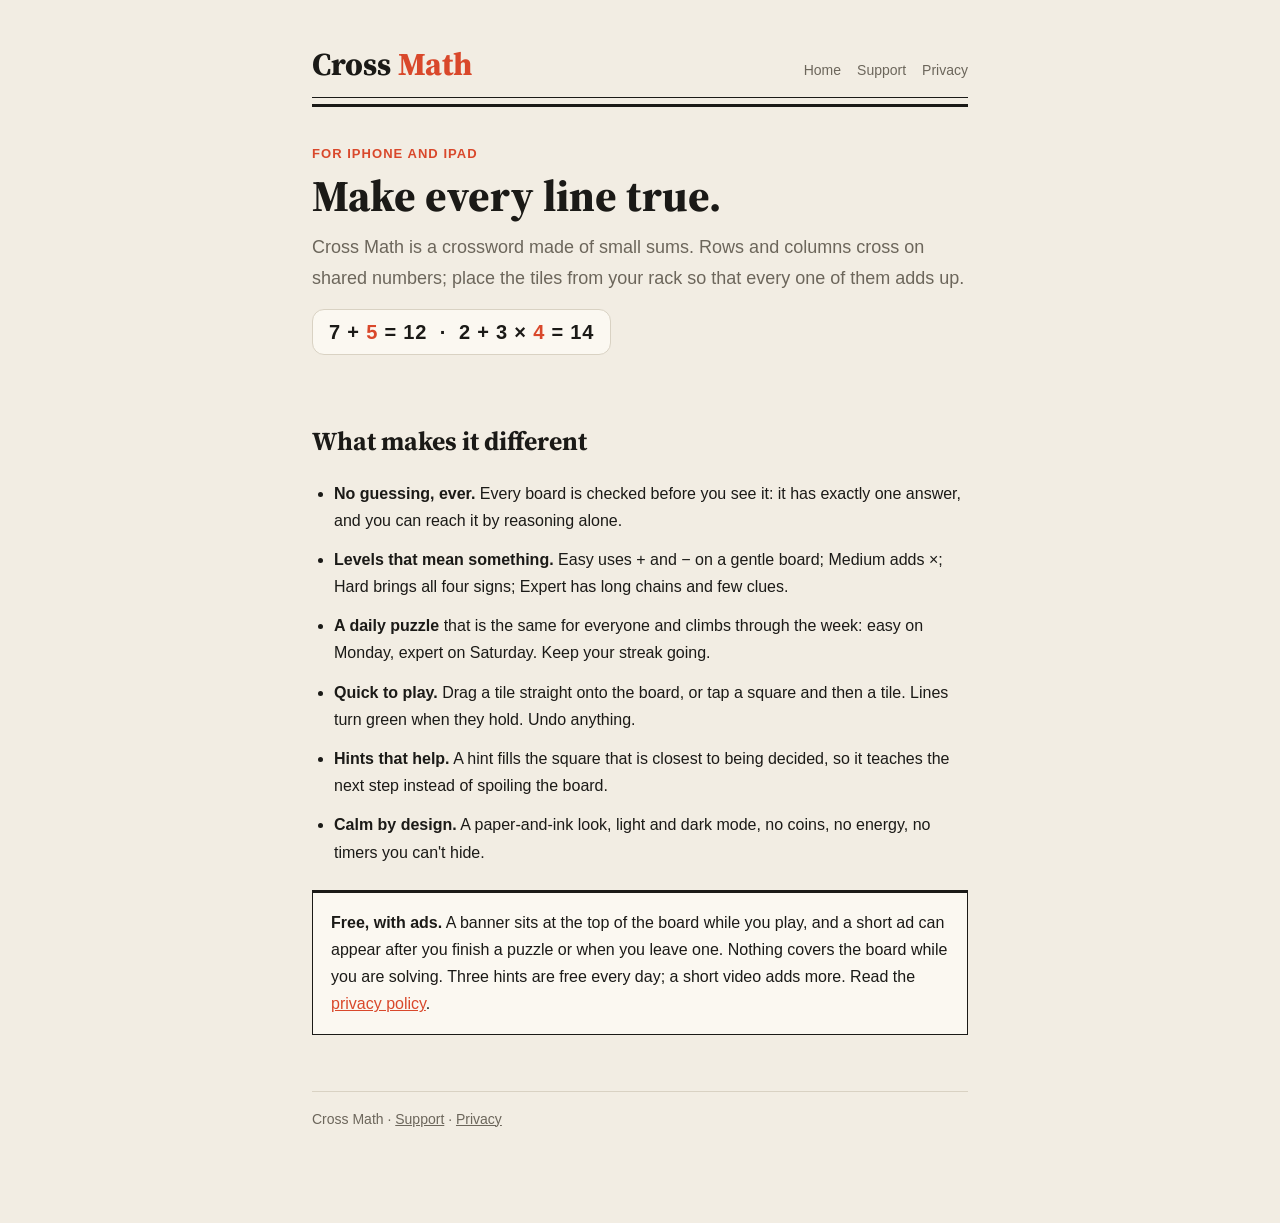
<file: index.html>
<!DOCTYPE html>
<html lang="en">
<head>
<meta charset="utf-8">
<meta name="viewport" content="width=device-width, initial-scale=1">
<title>Cross Math — Daily number crosswords for iPhone and iPad</title>
<meta name="description" content="Cross Math is a number crossword for iPhone and iPad: fill the gaps so every row and column adds up. Four levels, a new daily puzzle, and boards that always have one answer you can reach by reasoning.">
<link rel="canonical" href="https://smdash.github.io/crossmath-site/">
<meta property="og:title" content="Cross Math — Daily number crosswords">
<meta property="og:description" content="Fill the gaps so every row and column adds up. Four levels, a new daily puzzle, no guessing.">
<meta property="og:type" content="website">
<meta property="og:url" content="https://smdash.github.io/crossmath-site/">
<meta name="theme-color" content="#D9482B">
<link rel="preconnect" href="https://fonts.googleapis.com">
<link rel="stylesheet" href="https://fonts.googleapis.com/css2?family=Source+Serif+4:opsz,wght@8..60,700;8..60,800&display=swap">
<link rel="stylesheet" href="style.css">
</head>
<body>
<div class="wrap">
<header class="site">
  <span class="mast"><a href="index.html">Cross <em>Math</em></a></span>
  <nav class="site">
    <a href="index.html">Home</a>
    <a href="support.html">Support</a>
    <a href="privacy.html">Privacy</a>
  </nav>
</header>
<div class="rule2"></div>

<p class="kicker">For iPhone and iPad</p>
<h1>Make every line true.</h1>
<p class="lede">Cross Math is a crossword made of small sums. Rows and columns cross on shared numbers; place the tiles from your rack so that every one of them adds up.</p>
<p class="eq">7 + <b>5</b> = 12 &nbsp;·&nbsp; 2 + 3 × <b>4</b> = 14</p>

<h2>What makes it different</h2>
<ul>
  <li><strong>No guessing, ever.</strong> Every board is checked before you see it: it has exactly one answer, and you can reach it by reasoning alone.</li>
  <li><strong>Levels that mean something.</strong> Easy uses + and − on a gentle board; Medium adds ×; Hard brings all four signs; Expert has long chains and few clues.</li>
  <li><strong>A daily puzzle</strong> that is the same for everyone and climbs through the week: easy on Monday, expert on Saturday. Keep your streak going.</li>
  <li><strong>Quick to play.</strong> Drag a tile straight onto the board, or tap a square and then a tile. Lines turn green when they hold. Undo anything.</li>
  <li><strong>Hints that help.</strong> A hint fills the square that is closest to being decided, so it teaches the next step instead of spoiling the board.</li>
  <li><strong>Calm by design.</strong> A paper-and-ink look, light and dark mode, no coins, no energy, no timers you can't hide.</li>
</ul>

<div class="box">
  <p><strong>Free, with ads.</strong> A banner sits at the top of the board while you play, and a short ad can appear after you finish a puzzle or when you leave one. Nothing covers the board while you are solving. Three hints are free every day; a short video adds more. Read the <a href="privacy.html">privacy policy</a>.</p>
</div>

<footer class="site">
  <p>Cross Math &middot; <a href="support.html">Support</a> &middot; <a href="privacy.html">Privacy</a></p>
</footer>
</div>
</body>
</html>
</file>
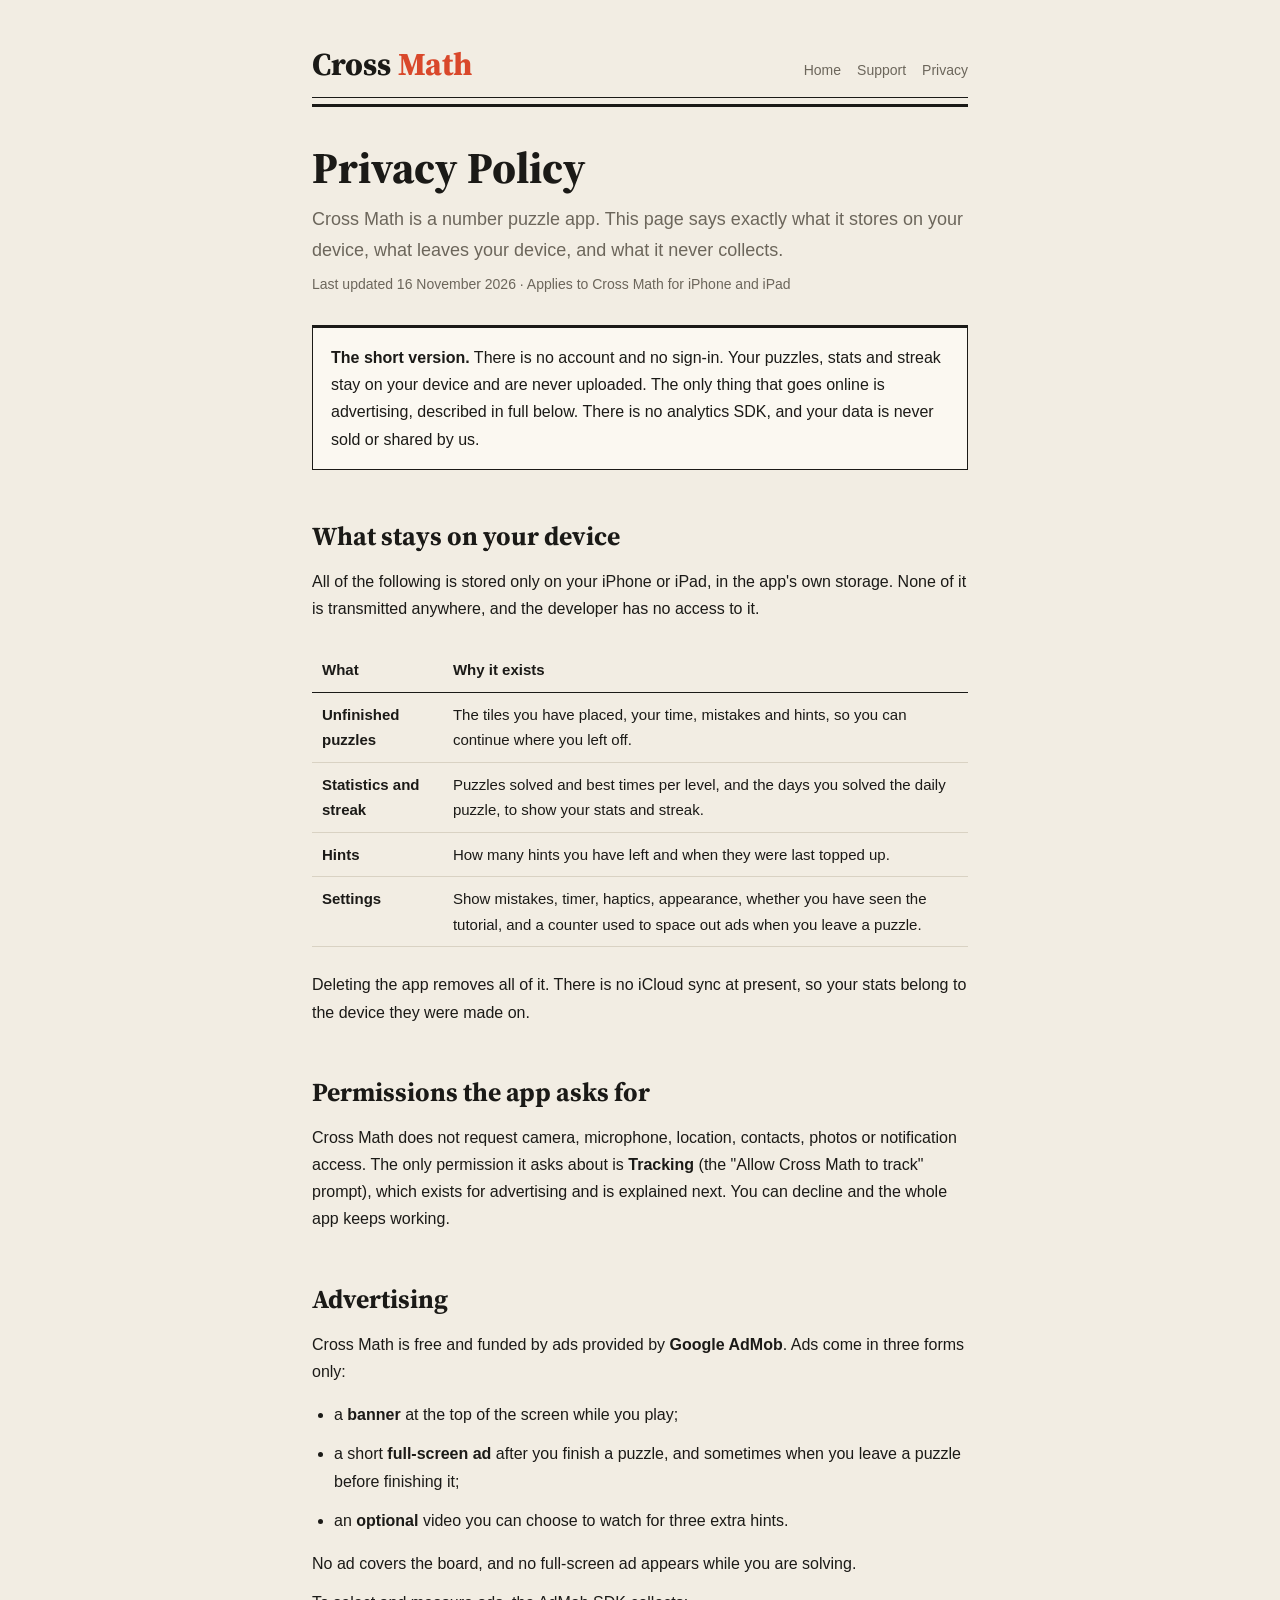
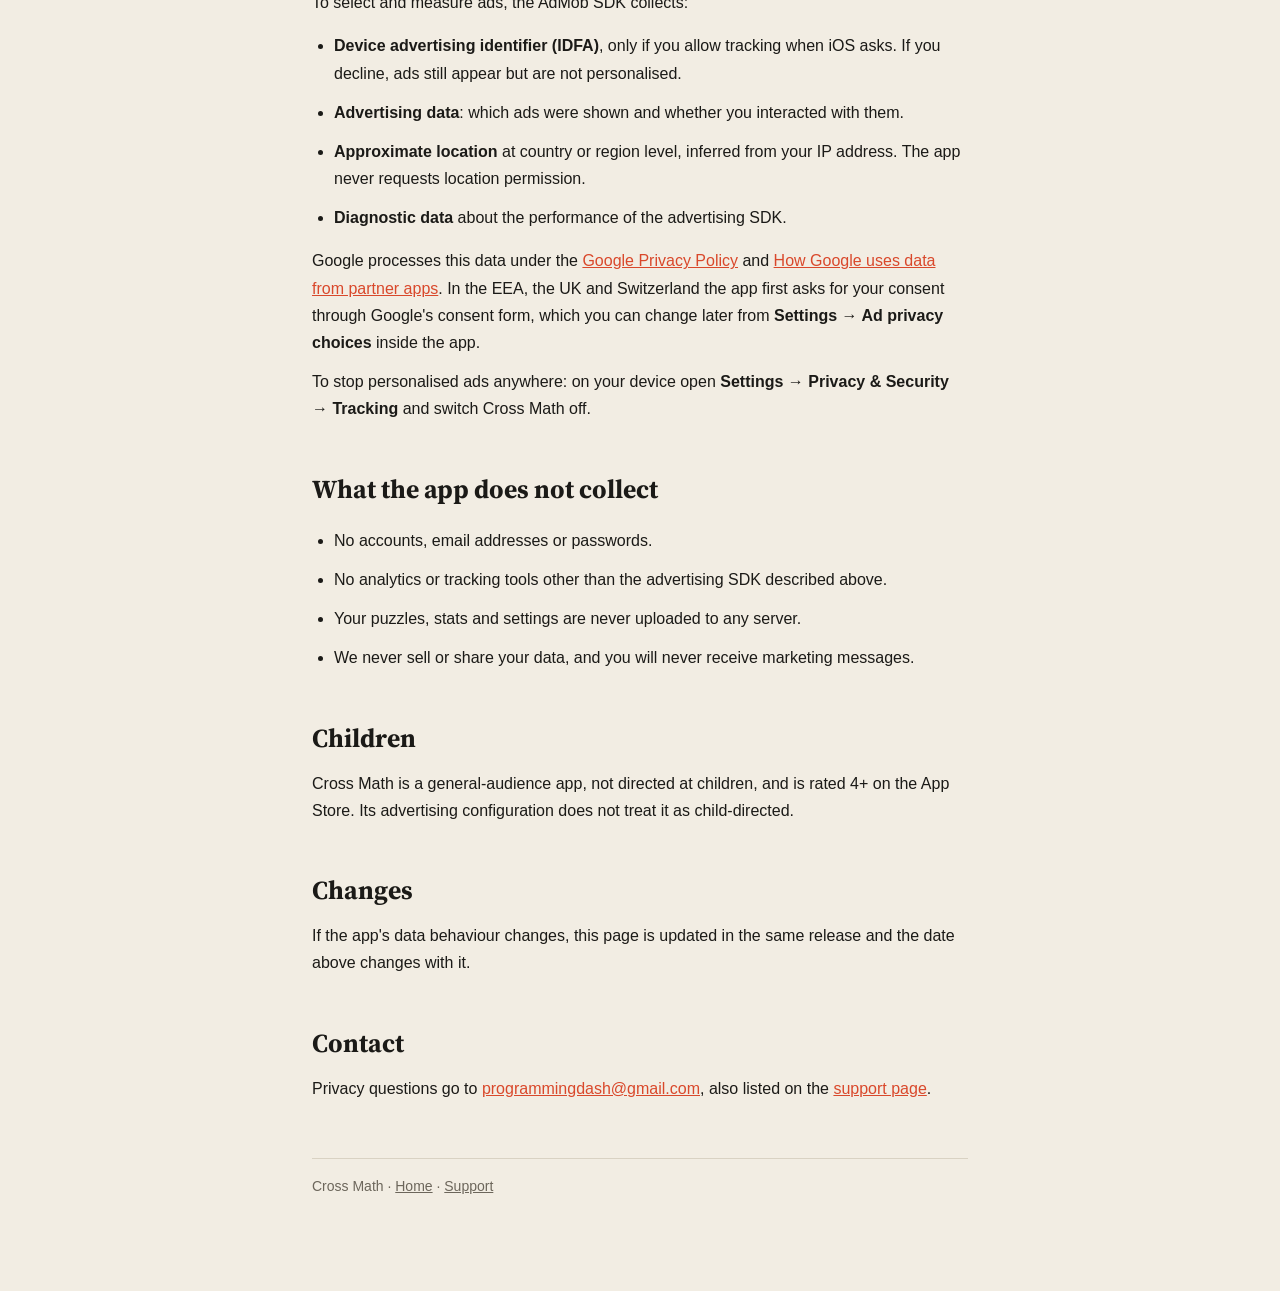
<file: privacy.html>
<!DOCTYPE html>
<html lang="en">
<head>
<meta charset="utf-8">
<meta name="viewport" content="width=device-width, initial-scale=1">
<title>Privacy Policy — Cross Math</title>
<meta name="description" content="What Cross Math stores on your device, what leaves your device, and what it never collects.">
<link rel="canonical" href="https://smdash.github.io/crossmath-site/privacy.html">
<meta property="og:title" content="Privacy Policy — Cross Math">
<meta property="og:description" content="What Cross Math stores on your device, what leaves it, and what it never collects.">
<meta property="og:type" content="website">
<meta property="og:url" content="https://smdash.github.io/crossmath-site/privacy.html">
<meta name="theme-color" content="#D9482B">
<link rel="preconnect" href="https://fonts.googleapis.com">
<link rel="stylesheet" href="https://fonts.googleapis.com/css2?family=Source+Serif+4:opsz,wght@8..60,700;8..60,800&display=swap">
<link rel="stylesheet" href="style.css">
</head>
<body>
<div class="wrap">
<header class="site">
  <span class="mast"><a href="index.html">Cross <em>Math</em></a></span>
  <nav class="site">
    <a href="index.html">Home</a>
    <a href="support.html">Support</a>
    <a href="privacy.html">Privacy</a>
  </nav>
</header>
<div class="rule2"></div>

<h1>Privacy Policy</h1>
<p class="lede">Cross Math is a number puzzle app. This page says exactly what it stores on your device, what leaves your device, and what it never collects.</p>
<p class="updated">Last updated 16 November 2026 · Applies to Cross Math for iPhone and iPad</p>

<div class="box">
  <p><strong>The short version.</strong> There is no account and no sign-in. Your puzzles, stats and streak stay on your device and are never uploaded. The only thing that goes online is advertising, described in full below. There is no analytics SDK, and your data is never sold or shared by us.</p>
</div>

<h2>What stays on your device</h2>
<p>All of the following is stored only on your iPhone or iPad, in the app's own storage. None of it is transmitted anywhere, and the developer has no access to it.</p>
<div class="scroll"><table>
  <tr><th>What</th><th>Why it exists</th></tr>
  <tr><td><strong>Unfinished puzzles</strong></td><td>The tiles you have placed, your time, mistakes and hints, so you can continue where you left off.</td></tr>
  <tr><td><strong>Statistics and streak</strong></td><td>Puzzles solved and best times per level, and the days you solved the daily puzzle, to show your stats and streak.</td></tr>
  <tr><td><strong>Hints</strong></td><td>How many hints you have left and when they were last topped up.</td></tr>
  <tr><td><strong>Settings</strong></td><td>Show mistakes, timer, haptics, appearance, whether you have seen the tutorial, and a counter used to space out ads when you leave a puzzle.</td></tr>
</table></div>
<p>Deleting the app removes all of it. There is no iCloud sync at present, so your stats belong to the device they were made on.</p>

<h2>Permissions the app asks for</h2>
<p>Cross Math does not request camera, microphone, location, contacts, photos or notification access. The only permission it asks about is <strong>Tracking</strong> (the "Allow Cross Math to track" prompt), which exists for advertising and is explained next. You can decline and the whole app keeps working.</p>

<h2>Advertising</h2>
<p>Cross Math is free and funded by ads provided by <strong>Google AdMob</strong>. Ads come in three forms only:</p>
<ul>
  <li>a <strong>banner</strong> at the top of the screen while you play;</li>
  <li>a short <strong>full-screen ad</strong> after you finish a puzzle, and sometimes when you leave a puzzle before finishing it;</li>
  <li>an <strong>optional</strong> video you can choose to watch for three extra hints.</li>
</ul>
<p>No ad covers the board, and no full-screen ad appears while you are solving.</p>
<p>To select and measure ads, the AdMob SDK collects:</p>
<ul>
  <li><strong>Device advertising identifier (IDFA)</strong>, only if you allow tracking when iOS asks. If you decline, ads still appear but are not personalised.</li>
  <li><strong>Advertising data</strong>: which ads were shown and whether you interacted with them.</li>
  <li><strong>Approximate location</strong> at country or region level, inferred from your IP address. The app never requests location permission.</li>
  <li><strong>Diagnostic data</strong> about the performance of the advertising SDK.</li>
</ul>
<p>Google processes this data under the <a href="https://policies.google.com/privacy">Google Privacy Policy</a> and <a href="https://policies.google.com/technologies/partner-sites">How Google uses data from partner apps</a>. In the EEA, the UK and Switzerland the app first asks for your consent through Google's consent form, which you can change later from <strong>Settings &rarr; Ad privacy choices</strong> inside the app.</p>
<p>To stop personalised ads anywhere: on your device open <strong>Settings &rarr; Privacy &amp; Security &rarr; Tracking</strong> and switch Cross Math off.</p>

<h2>What the app does not collect</h2>
<ul>
  <li>No accounts, email addresses or passwords.</li>
  <li>No analytics or tracking tools other than the advertising SDK described above.</li>
  <li>Your puzzles, stats and settings are never uploaded to any server.</li>
  <li>We never sell or share your data, and you will never receive marketing messages.</li>
</ul>

<h2>Children</h2>
<p>Cross Math is a general-audience app, not directed at children, and is rated 4+ on the App Store. Its advertising configuration does not treat it as child-directed.</p>

<h2>Changes</h2>
<p>If the app's data behaviour changes, this page is updated in the same release and the date above changes with it.</p>

<h2>Contact</h2>
<p>Privacy questions go to <a href="mailto:programmingdash@gmail.com">programmingdash@gmail.com</a>, also listed on the <a href="support.html">support page</a>.</p>

<footer class="site">
  <p>Cross Math &middot; <a href="index.html">Home</a> &middot; <a href="support.html">Support</a></p>
</footer>
</div>
</body>
</html>
</file>
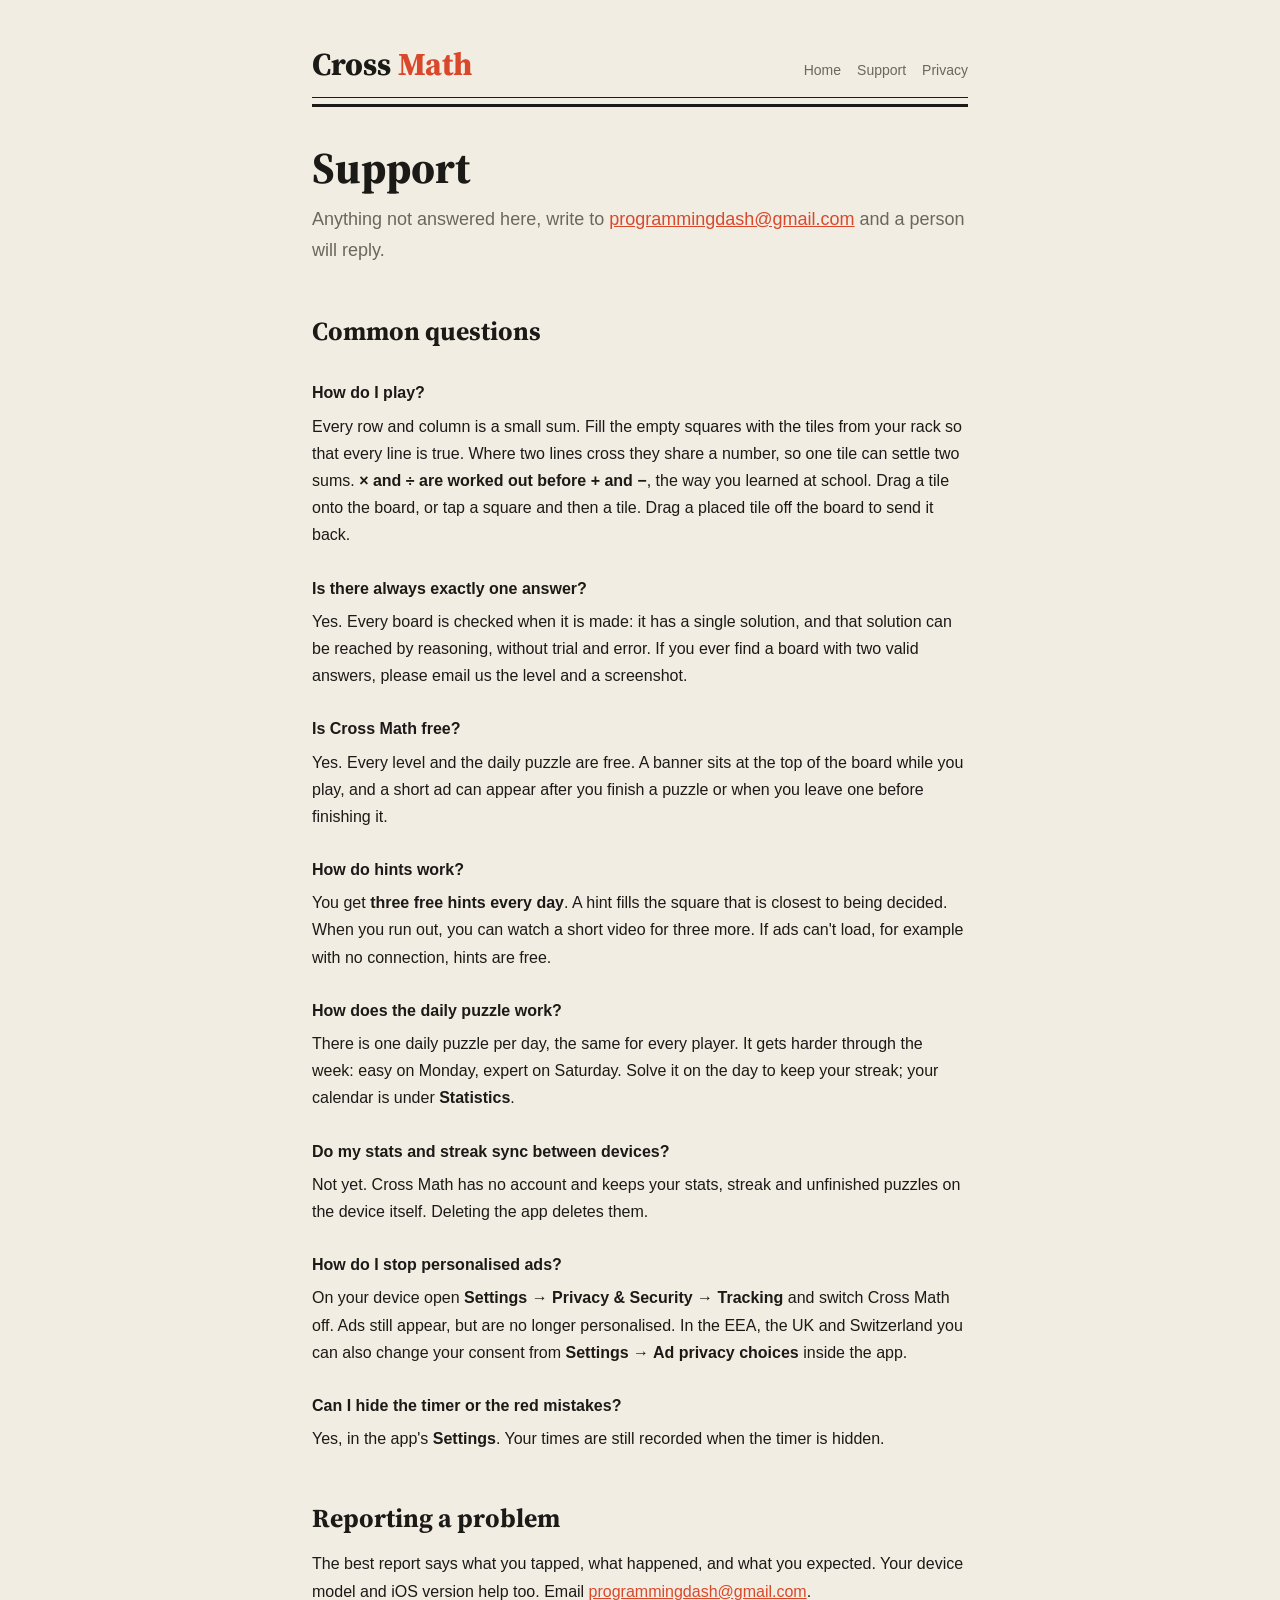
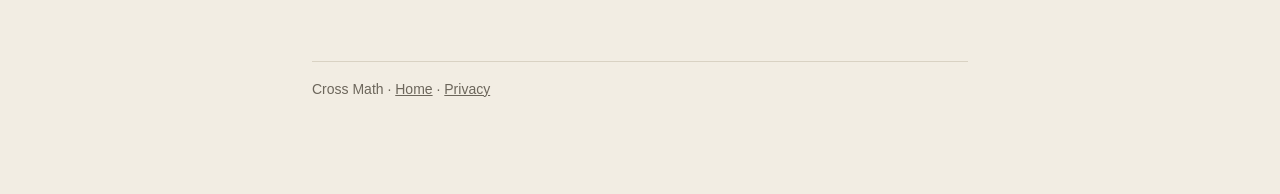
<file: support.html>
<!DOCTYPE html>
<html lang="en">
<head>
<meta charset="utf-8">
<meta name="viewport" content="width=device-width, initial-scale=1">
<title>Support — Cross Math</title>
<meta name="description" content="Help with Cross Math: how to play, hints, ads, your stats and streak, and how to reach us.">
<link rel="canonical" href="https://smdash.github.io/crossmath-site/support.html">
<meta property="og:title" content="Support — Cross Math">
<meta property="og:description" content="Help with Cross Math: how to play, hints, ads, your stats and streak, and how to reach us.">
<meta property="og:type" content="website">
<meta property="og:url" content="https://smdash.github.io/crossmath-site/support.html">
<meta name="theme-color" content="#D9482B">
<link rel="preconnect" href="https://fonts.googleapis.com">
<link rel="stylesheet" href="https://fonts.googleapis.com/css2?family=Source+Serif+4:opsz,wght@8..60,700;8..60,800&display=swap">
<link rel="stylesheet" href="style.css">
<script type="application/ld+json">
{"@context":"https://schema.org","@type":"FAQPage","mainEntity":[
{"@type":"Question","name":"How do I play Cross Math?","acceptedAnswer":{"@type":"Answer","text":"Every row and column is a small sum. Fill the empty squares with the tiles from your rack so that every line is true. Multiplication and division are worked out before addition and subtraction. Drag a tile onto the board, or tap a square and then a tile."}},
{"@type":"Question","name":"Is Cross Math free?","acceptedAnswer":{"@type":"Answer","text":"Yes. Every level and the daily puzzle are free. The app shows a banner at the top of the board while you play, and a short ad can appear after you finish a puzzle or when you leave one."}},
{"@type":"Question","name":"How do hints work?","acceptedAnswer":{"@type":"Answer","text":"You get three free hints every day. When you run out, you can watch a short video for three more. If ads can't load, hints are free."}},
{"@type":"Question","name":"Do my stats and streak sync between devices?","acceptedAnswer":{"@type":"Answer","text":"Not yet. Cross Math has no account and keeps your stats, streak and unfinished puzzles on the device. Deleting the app deletes them."}},
{"@type":"Question","name":"How do I stop personalised ads?","acceptedAnswer":{"@type":"Answer","text":"On your device open Settings, Privacy and Security, Tracking, and switch Cross Math off. Ads still appear but are no longer personalised. In the EEA, the UK and Switzerland you can also change your consent from Settings, Ad privacy choices inside the app."}}
]}
</script>
</head>
<body>
<div class="wrap">
<header class="site">
  <span class="mast"><a href="index.html">Cross <em>Math</em></a></span>
  <nav class="site">
    <a href="index.html">Home</a>
    <a href="support.html">Support</a>
    <a href="privacy.html">Privacy</a>
  </nav>
</header>
<div class="rule2"></div>

<h1>Support</h1>
<p class="lede">Anything not answered here, write to <a href="mailto:programmingdash@gmail.com">programmingdash@gmail.com</a> and a person will reply.</p>

<h2>Common questions</h2>

<h3>How do I play?</h3>
<p>Every row and column is a small sum. Fill the empty squares with the tiles from your rack so that every line is true. Where two lines cross they share a number, so one tile can settle two sums. <strong>× and ÷ are worked out before + and −</strong>, the way you learned at school. Drag a tile onto the board, or tap a square and then a tile. Drag a placed tile off the board to send it back.</p>

<h3>Is there always exactly one answer?</h3>
<p>Yes. Every board is checked when it is made: it has a single solution, and that solution can be reached by reasoning, without trial and error. If you ever find a board with two valid answers, please email us the level and a screenshot.</p>

<h3>Is Cross Math free?</h3>
<p>Yes. Every level and the daily puzzle are free. A banner sits at the top of the board while you play, and a short ad can appear after you finish a puzzle or when you leave one before finishing it.</p>

<h3>How do hints work?</h3>
<p>You get <strong>three free hints every day</strong>. A hint fills the square that is closest to being decided. When you run out, you can watch a short video for three more. If ads can't load, for example with no connection, hints are free.</p>

<h3>How does the daily puzzle work?</h3>
<p>There is one daily puzzle per day, the same for every player. It gets harder through the week: easy on Monday, expert on Saturday. Solve it on the day to keep your streak; your calendar is under <strong>Statistics</strong>.</p>

<h3>Do my stats and streak sync between devices?</h3>
<p>Not yet. Cross Math has no account and keeps your stats, streak and unfinished puzzles on the device itself. Deleting the app deletes them.</p>

<h3>How do I stop personalised ads?</h3>
<p>On your device open <strong>Settings &rarr; Privacy &amp; Security &rarr; Tracking</strong> and switch Cross Math off. Ads still appear, but are no longer personalised. In the EEA, the UK and Switzerland you can also change your consent from <strong>Settings &rarr; Ad privacy choices</strong> inside the app.</p>

<h3>Can I hide the timer or the red mistakes?</h3>
<p>Yes, in the app's <strong>Settings</strong>. Your times are still recorded when the timer is hidden.</p>

<h2>Reporting a problem</h2>
<p>The best report says what you tapped, what happened, and what you expected. Your device model and iOS version help too. Email <a href="mailto:programmingdash@gmail.com">programmingdash@gmail.com</a>.</p>

<footer class="site">
  <p>Cross Math &middot; <a href="index.html">Home</a> &middot; <a href="privacy.html">Privacy</a></p>
</footer>
</div>
</body>
</html>
</file>
<file: style.css>
/* Cross Math site. Paper and ink, like the app. Accent is the app's vermilion. */
:root {
  color-scheme: light dark;
  --accent: #D9482B;
  --ground: #F2EDE3;
  --surface: #FBF8F1;
  --ink: #1B1A17;
  --muted: #6C665B;
  --line: #D9D2C3;
}
@media (prefers-color-scheme: dark) {
  :root { --accent: #F06A4C; --ground: #151412; --surface: #1D1B18; --ink: #ECE6DA; --muted: #9C9486; --line: #34312B; }
}
* { box-sizing: border-box; }
body {
  margin: 0; background: var(--ground); color: var(--ink);
  font: 16px/1.7 -apple-system, BlinkMacSystemFont, "Segoe UI", Roboto, sans-serif;
  -webkit-text-size-adjust: 100%;
}
.wrap { max-width: 700px; margin: 0 auto; padding: 48px 22px 80px; }
header.site { display: flex; align-items: baseline; flex-wrap: wrap; gap: 14px; padding-bottom: 14px; border-bottom: 1px solid var(--ink); margin-bottom: 6px; }
.mast { font-family: "Source Serif 4", Georgia, serif; font-weight: 800; font-size: 32px; line-height: 1; }
.mast a { color: inherit; text-decoration: none; }
.mast em { font-style: normal; color: var(--accent); }
nav.site { margin-left: auto; display: flex; gap: 16px; font-size: 14px; }
nav.site a { color: var(--muted); text-decoration: none; }
nav.site a:hover { color: var(--ink); }
.rule2 { border-top: 2px solid var(--ink); border-bottom: 1px solid var(--ink); height: 3px; margin: 0 0 36px; }
.kicker { color: var(--accent); font-weight: 700; font-size: 13px; letter-spacing: .08em; text-transform: uppercase; margin: 0 0 6px; }
h1 { font-family: "Source Serif 4", Georgia, serif; font-size: clamp(32px, 6vw, 44px); line-height: 1.12; margin: 0 0 12px; font-weight: 800; }
h2 { font-family: "Source Serif 4", Georgia, serif; font-size: 26px; margin: 44px 0 10px; font-weight: 700; }
h3 { font-size: 16px; font-weight: 600; margin: 26px 0 6px; }
.lede { color: var(--muted); font-size: 18px; margin: 0 0 8px; }
.updated { color: var(--muted); font-size: 14px; margin: 0 0 28px; }
p, li { margin: 0 0 12px; }
ul { padding-left: 22px; }
a { color: var(--accent); }
strong { font-weight: 600; }
.box { background: var(--surface); border: 1px solid var(--ink); border-top-width: 3px; padding: 16px 18px; margin: 24px 0; }
.box p:last-child { margin-bottom: 0; }
.eq { font: 600 20px/1 ui-rounded, -apple-system, sans-serif; letter-spacing: .04em; background: var(--surface); border: 1px solid var(--line); border-radius: 12px; display: inline-block; padding: 12px 16px; margin: 8px 0 20px; }
.eq b { color: var(--accent); }
table { width: 100%; border-collapse: collapse; margin: 14px 0 24px; font-size: 15px; }
th, td { text-align: left; padding: 9px 10px; border-bottom: 1px solid var(--line); vertical-align: top; }
th { font-weight: 600; border-bottom-color: var(--ink); }
.scroll { overflow-x: auto; }
footer.site { margin-top: 56px; padding-top: 16px; border-top: 1px solid var(--line); color: var(--muted); font-size: 14px; }
footer.site a { color: var(--muted); }
</file>
